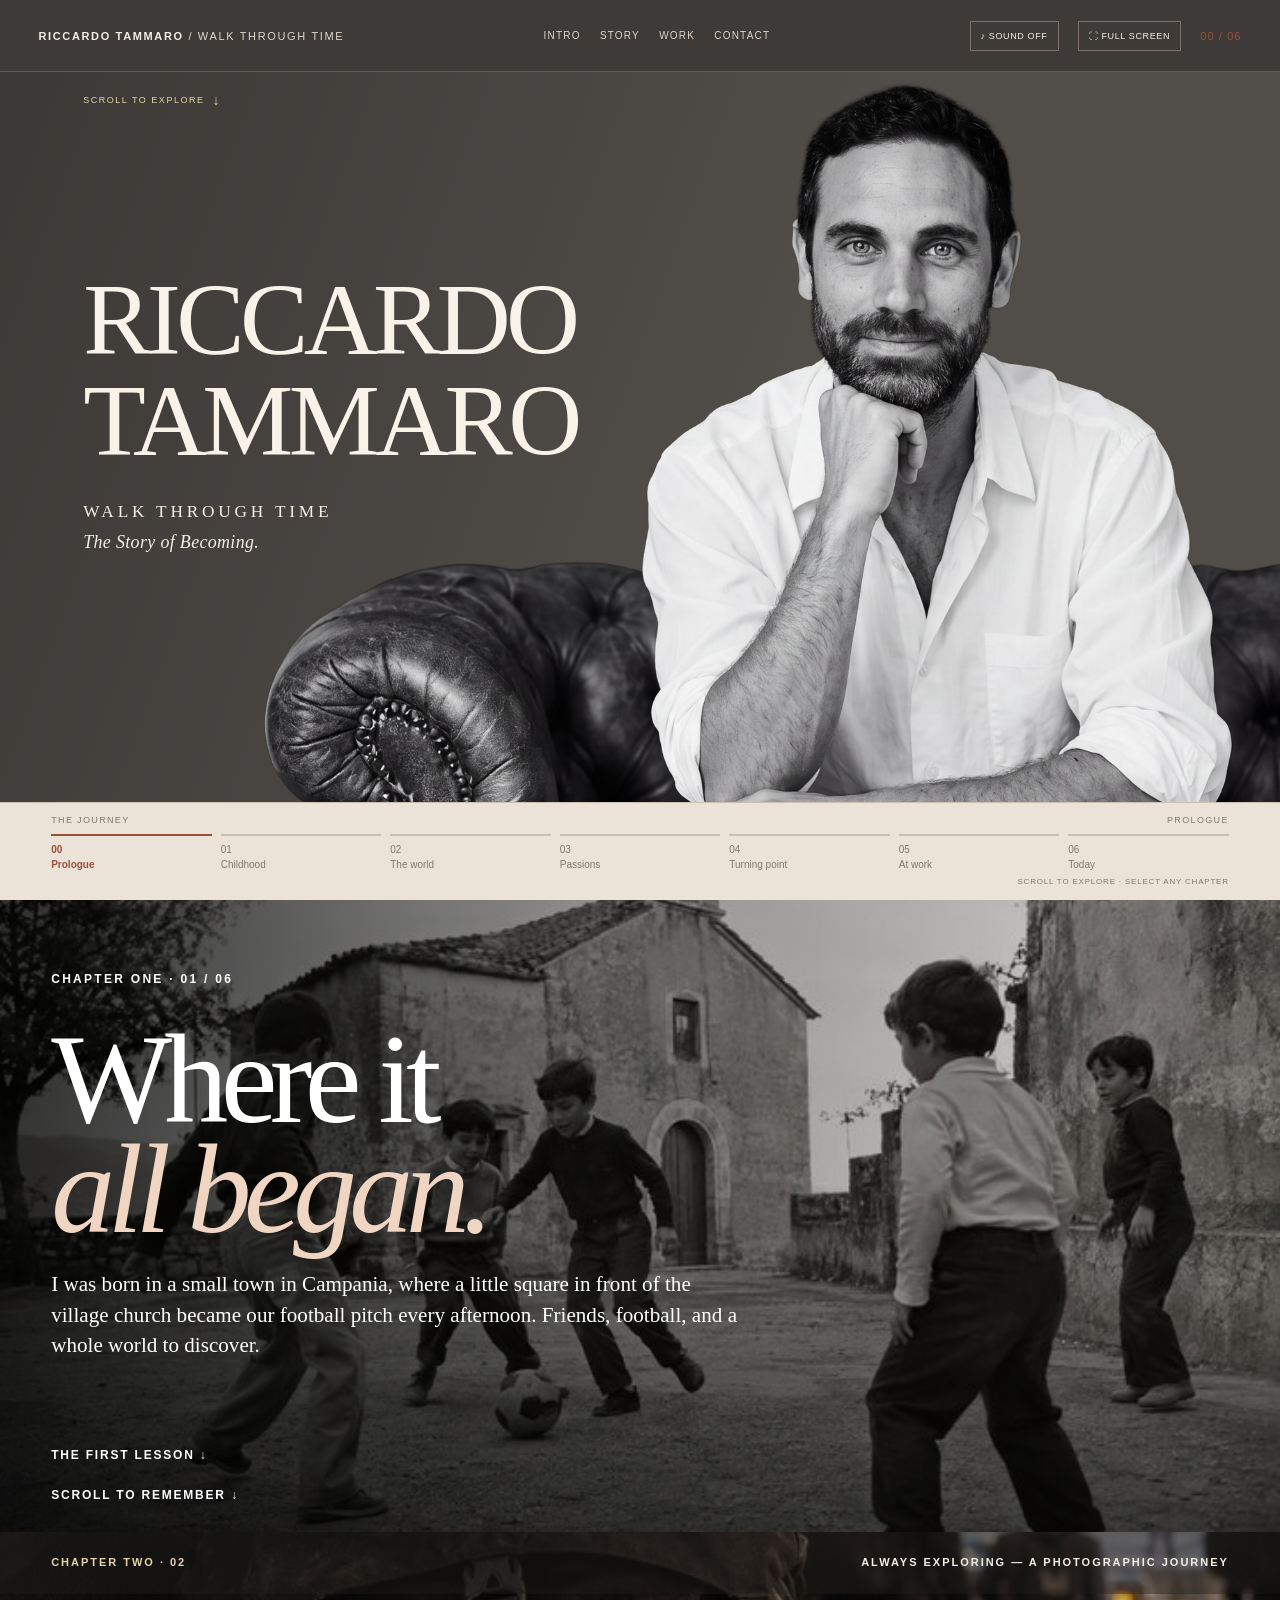
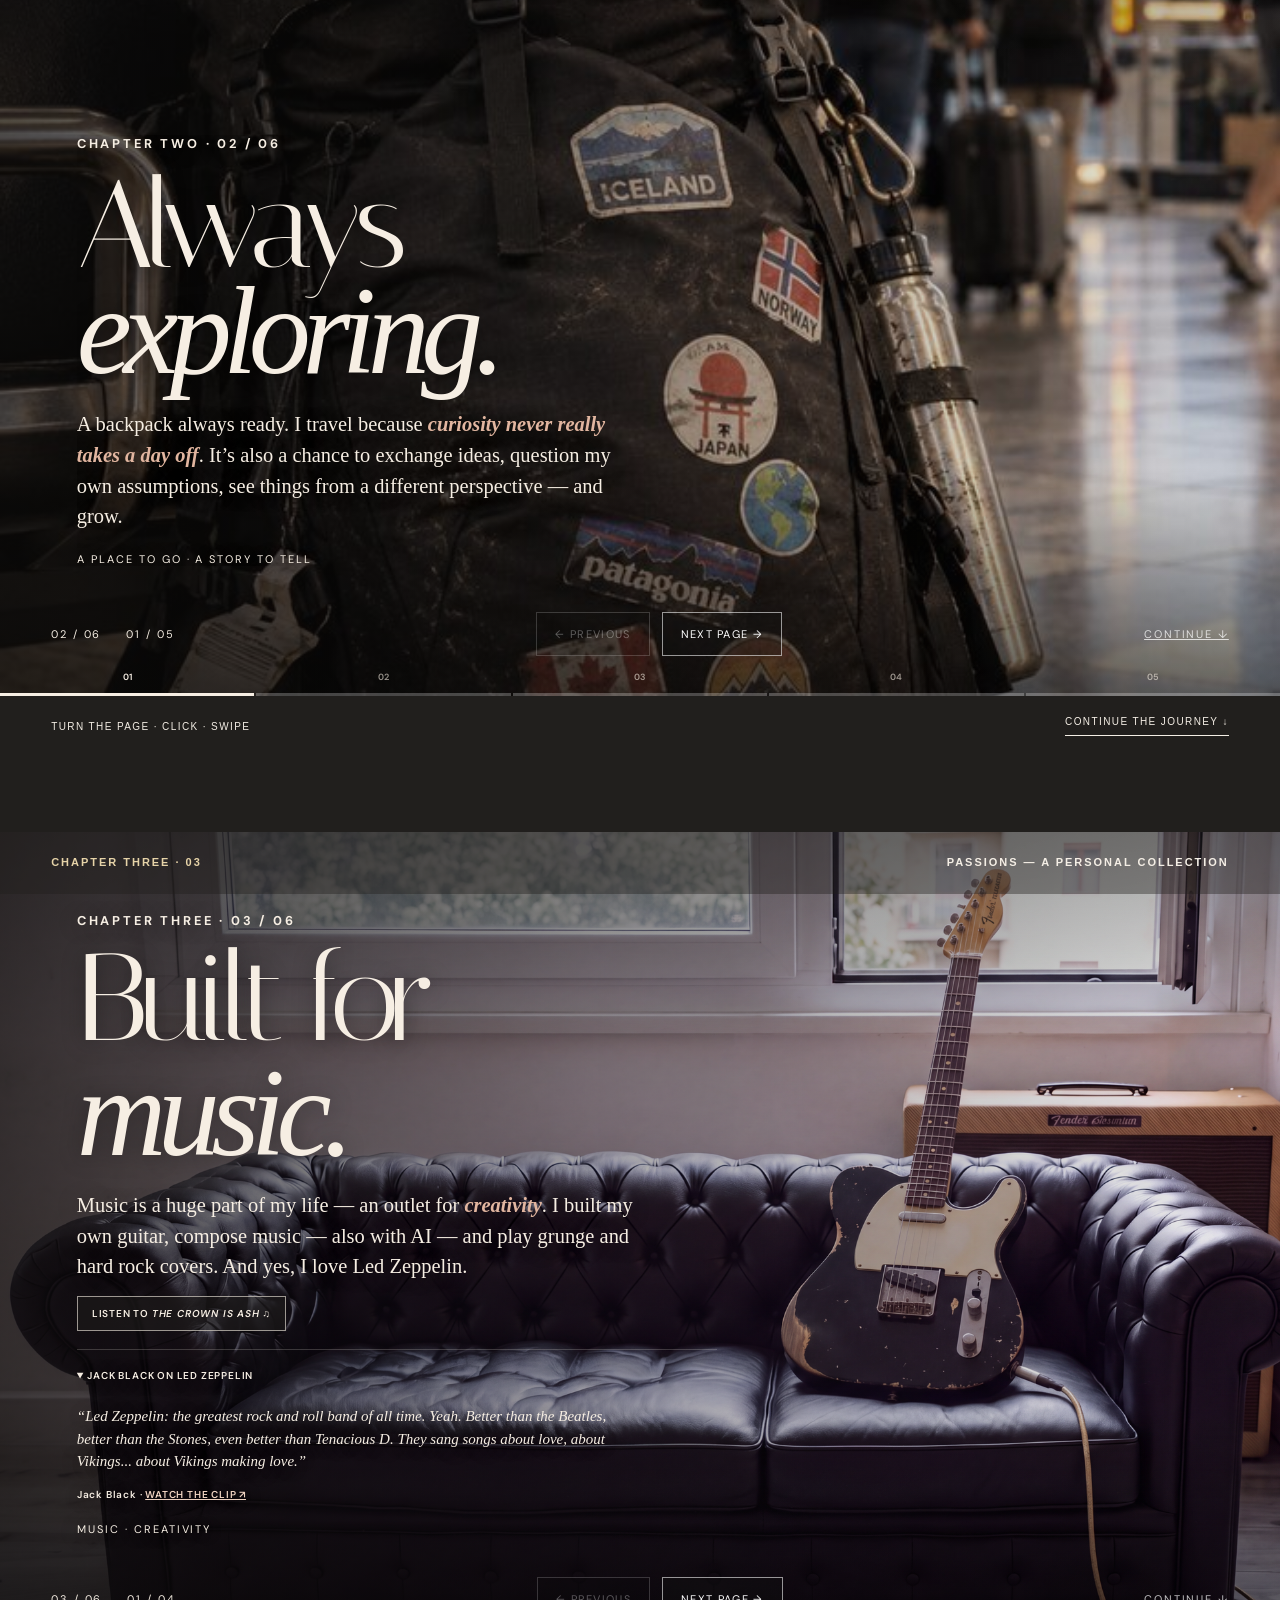
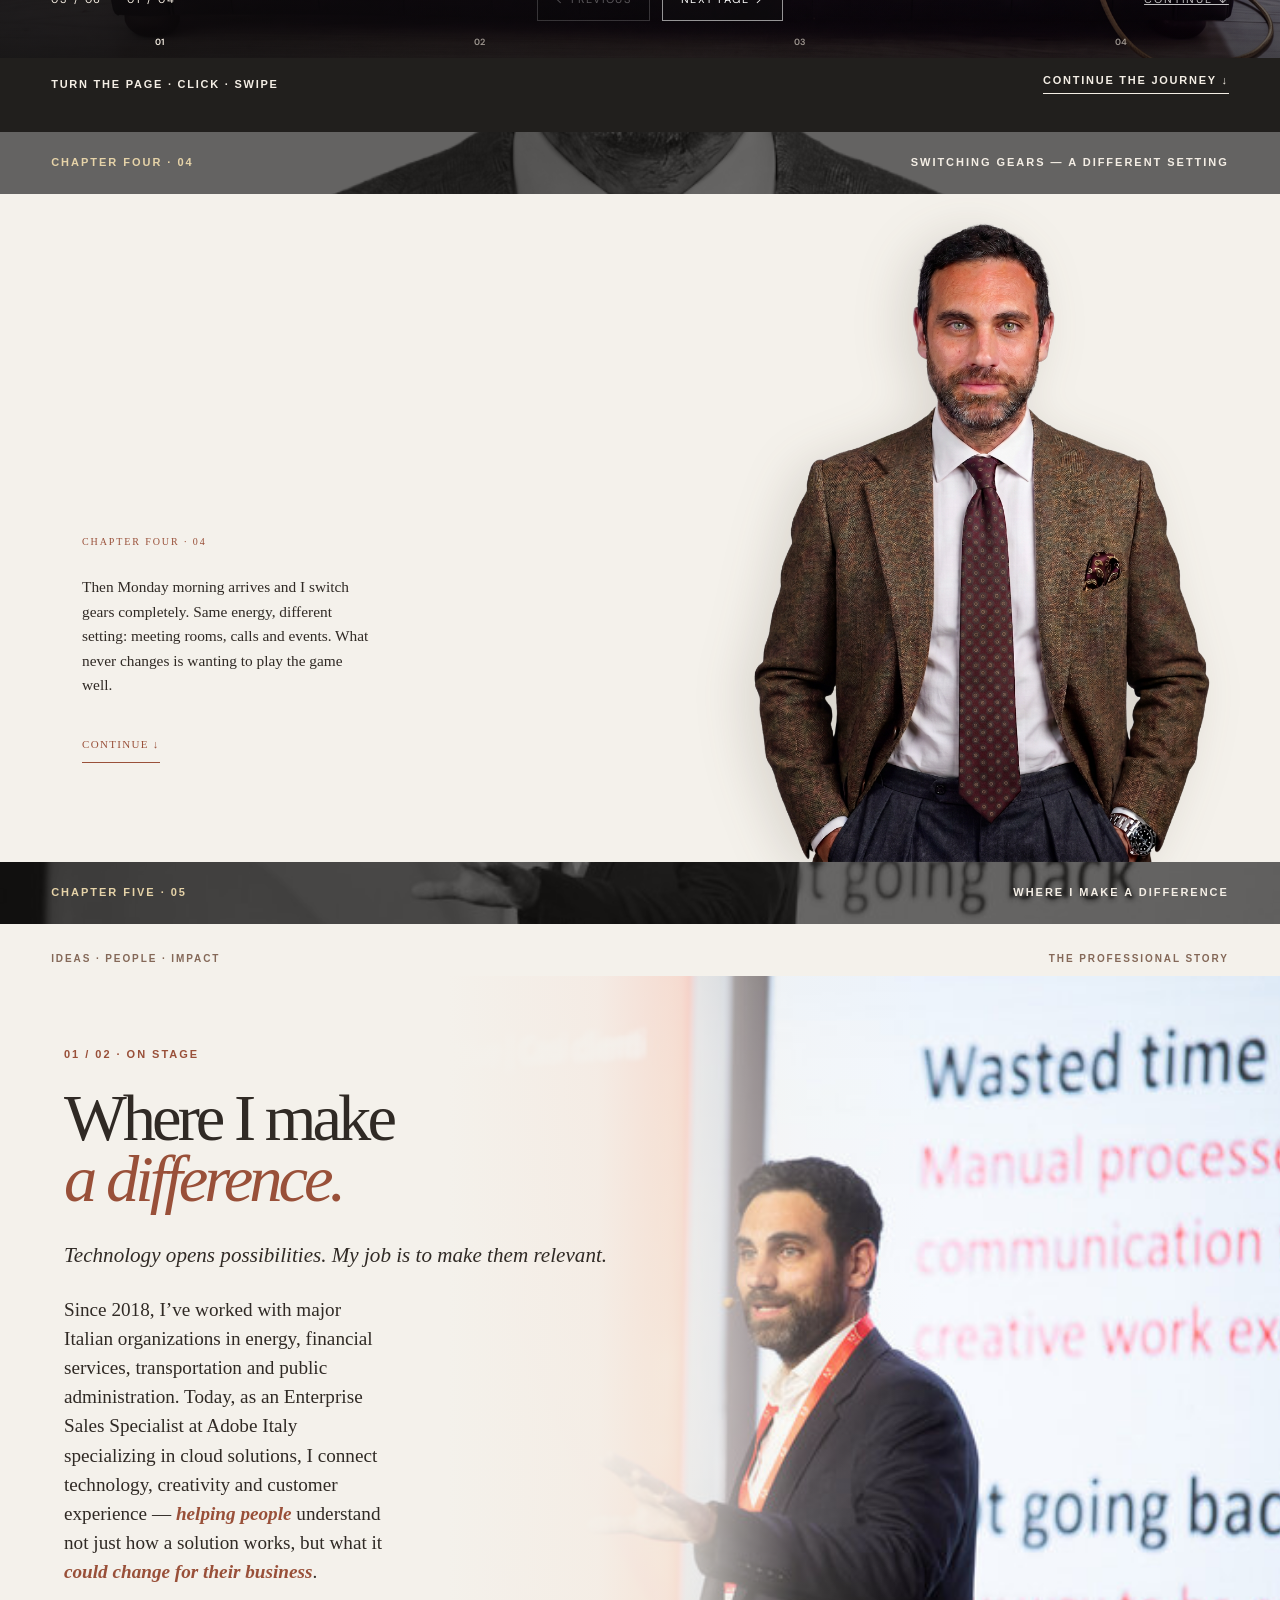
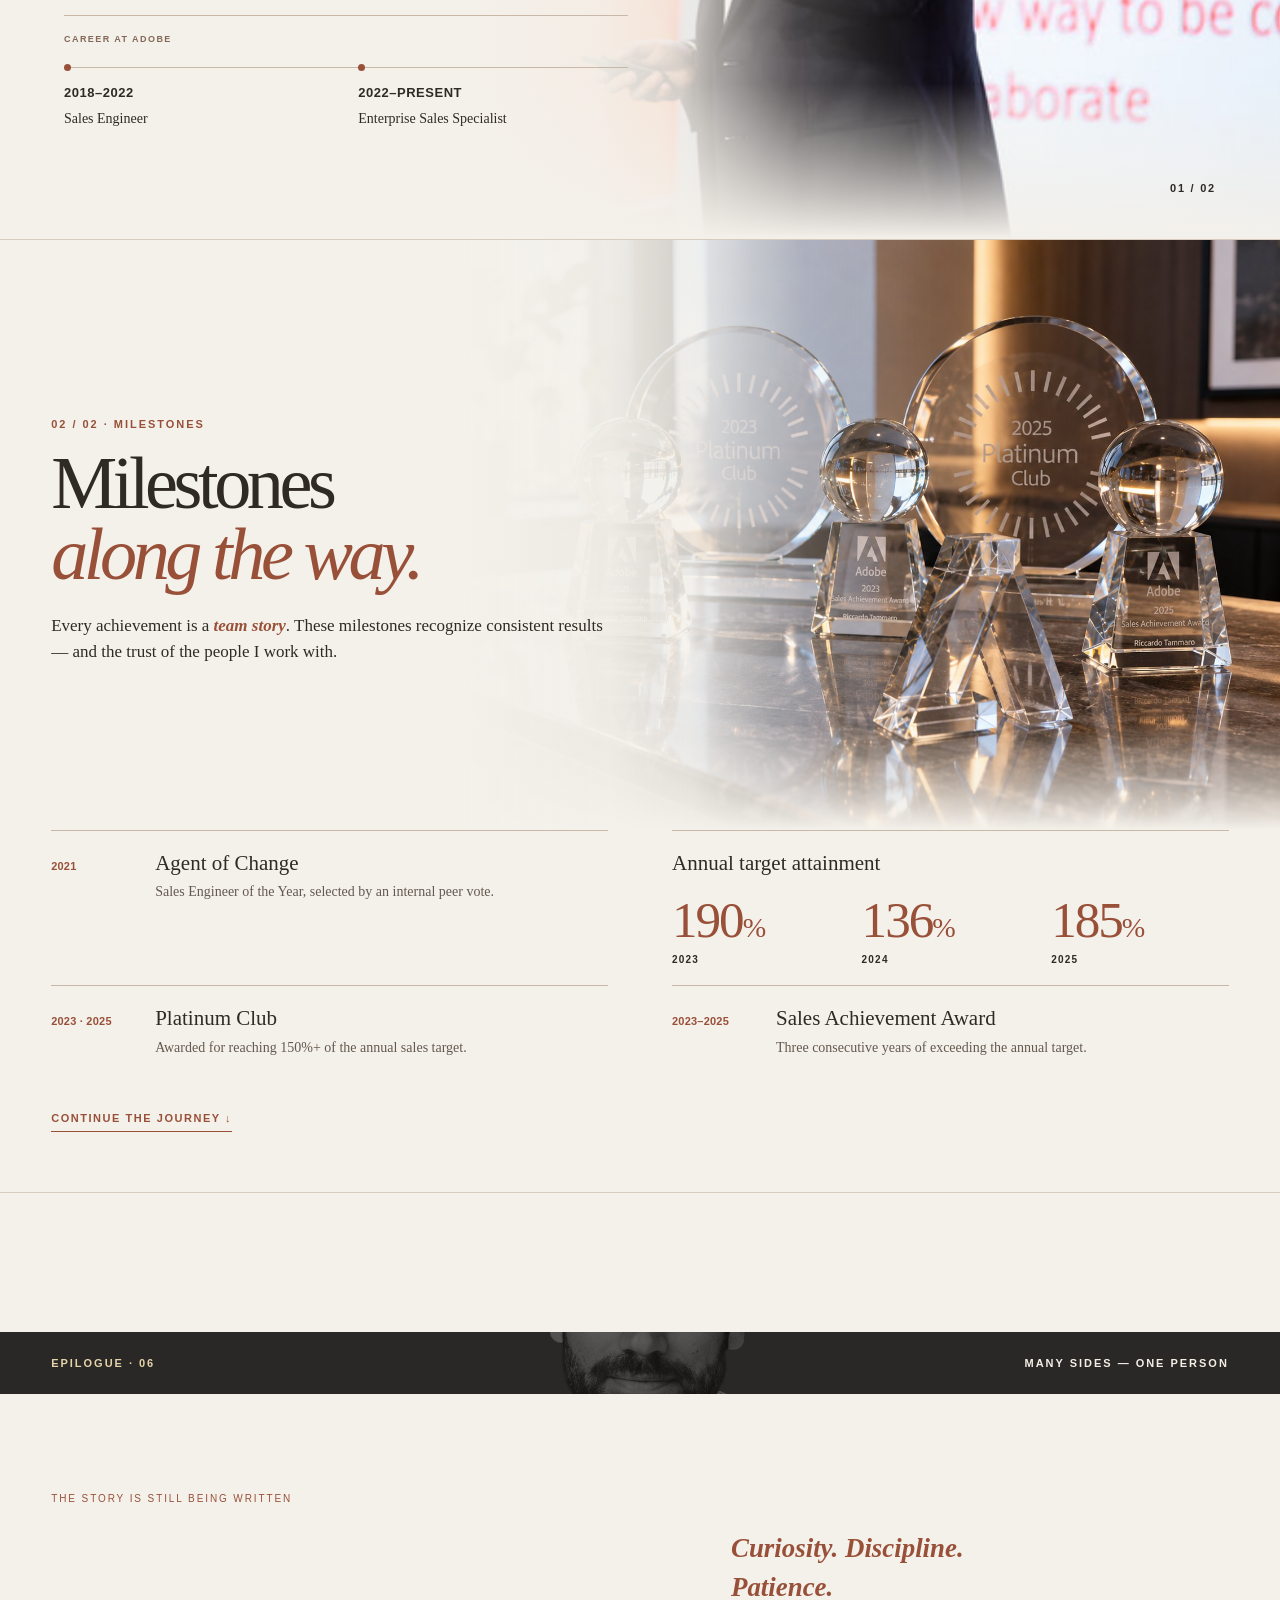
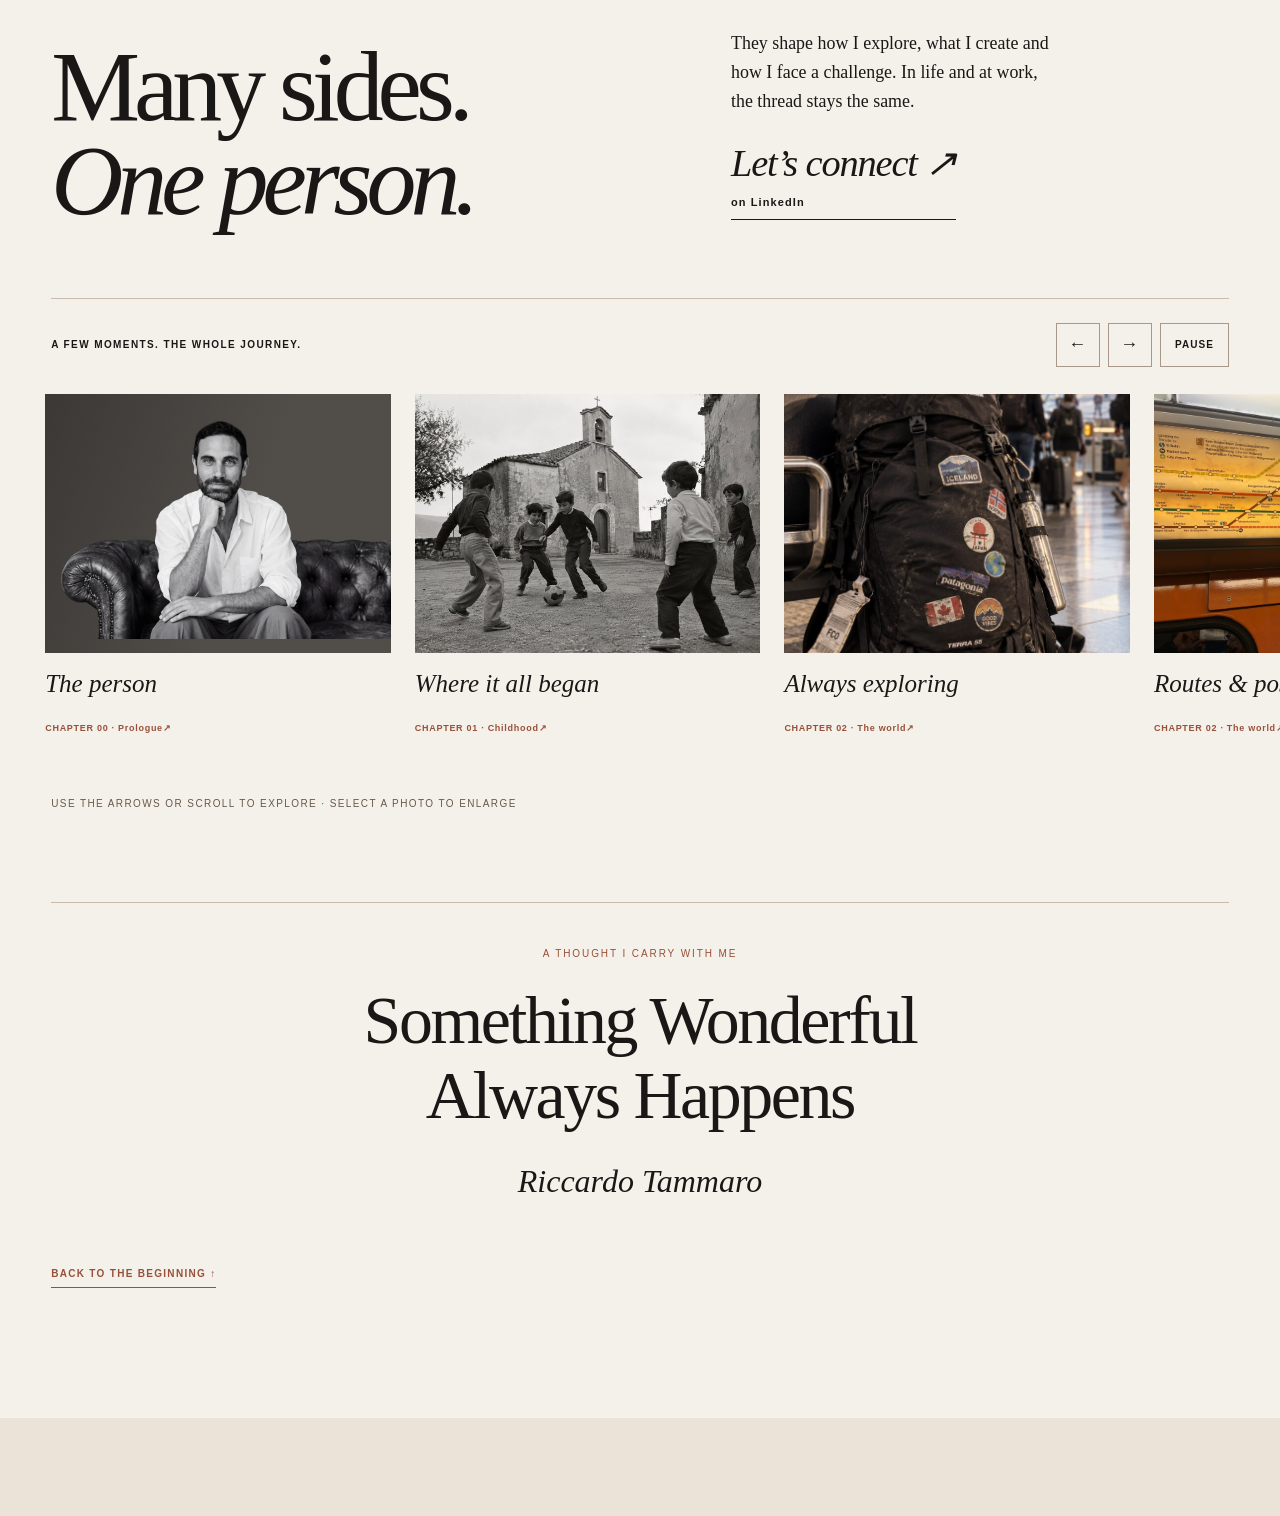
<file: index.html>
<!doctype html><html lang="en"><head><meta charset="utf-8"><meta name="viewport" content="width=device-width,initial-scale=1"><meta name="theme-color" content="#413b37"><meta name="description" content="Riccardo Tammaro — Walk Through Time, an immersive personal journey."><title>Riccardo Tammaro — Walk Through Time</title><link rel="stylesheet" href="style.css?v=cover8-editorial"></head><body><header class="masthead"><a class="brand" href="#chapter-0">RICCARDO TAMMARO <span>/ WALK THROUGH TIME</span></a><nav class="top-nav" aria-label="Main navigation"><a href="#chapter-0">INTRO</a><a href="#chapter-1">STORY</a><a href="#chapter-5">WORK</a><a href="#chapter-6">CONTACT</a></nav><div class="header-actions"><button id="sound" type="button" aria-label="Play ambient soundtrack" aria-pressed="false">♪ SOUND OFF</button><button id="fullscreen" type="button" aria-label="Enter full screen" aria-pressed="false">⛶ FULL SCREEN</button><span id="chapterCount" class="chapter-count">00 / 06</span></div></header><div class="scroll-progress" aria-hidden="true"><span id="scrollProgress"></span></div><main id="story" class="story" aria-label="Walk Through Time"></main><footer class="footer"><div class="timeline-label"><span>THE JOURNEY</span><span id="timelineCaption">PROLOGUE</span></div><nav class="timeline" id="timeline" aria-label="Journey chapters"></nav><div class="footer-hint">SCROLL TO EXPLORE · SELECT ANY CHAPTER</div></footer><dialog id="lightbox" class="lightbox" aria-label="Photo gallery"><div class="lightbox-toolbar"><span id="lightboxCounter"></span><button id="closeLightbox" type="button" aria-label="Close gallery">CLOSE ✕</button></div><img id="lightboxImage" alt=""><p id="lightboxCaption"></p><div class="lightbox-controls"><button id="prevPhoto" type="button" aria-label="Previous photograph">← PREVIOUS</button><button id="nextPhoto" type="button" aria-label="Next photograph">NEXT →</button></div></dialog><audio id="ambientAudio" src="media/the-great-gatsby.mp3" preload="none" loop></audio><script src="script.js?v=cover8-editorial" defer></script></body></html>
</file>
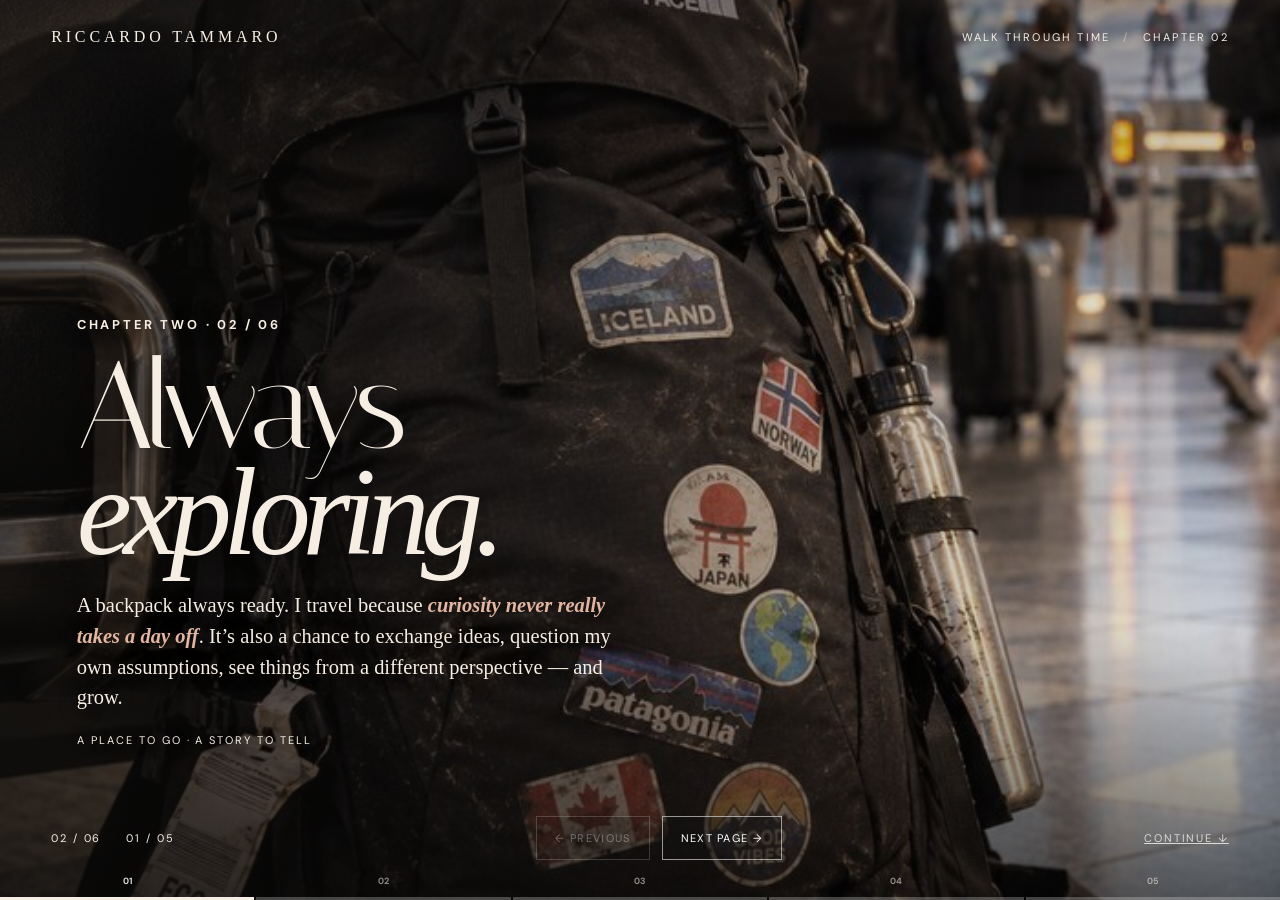
<file: chapter02/index.html>
<!doctype html>
<html lang="it"><head><meta charset="utf-8"><meta name="viewport" content="width=device-width, initial-scale=1"><meta name="theme-color" content="#211f1d"><title>Always Exploring — Page Turn Prototype</title><link rel="stylesheet" href="style.css"></head>
<body>
<main class="experience" aria-label="Chapter 02 Always Exploring">
  <div id="stage" class="stage" aria-live="polite"><div id="current" class="sheet current"></div><div id="incoming" class="sheet incoming" aria-hidden="true"></div></div>
  <header class="topbar"><span class="brand">RICCARDO TAMMARO</span><span class="chapter">WALK THROUGH TIME <span class="divider">/</span> CHAPTER 02</span></header>
  <footer class="toolbar"><div class="meta"><span>02 / 06</span><span id="pageNumber">01 / 05</span></div><div class="controls"><button id="prev" aria-label="Scena precedente">← <span>PREVIOUS</span></button><button id="next" aria-label="Scena successiva"><span>NEXT PAGE</span> →</button></div><a class="hint" href="../index.html#chapter-3" target="_top" style="color:#fff">CONTINUE ↓</a></footer>
  <nav class="progress" id="progress" aria-label="Choose a scene" lang="en"></nav>
</main>
<script src="script.js"></script>
</body></html>
</file>
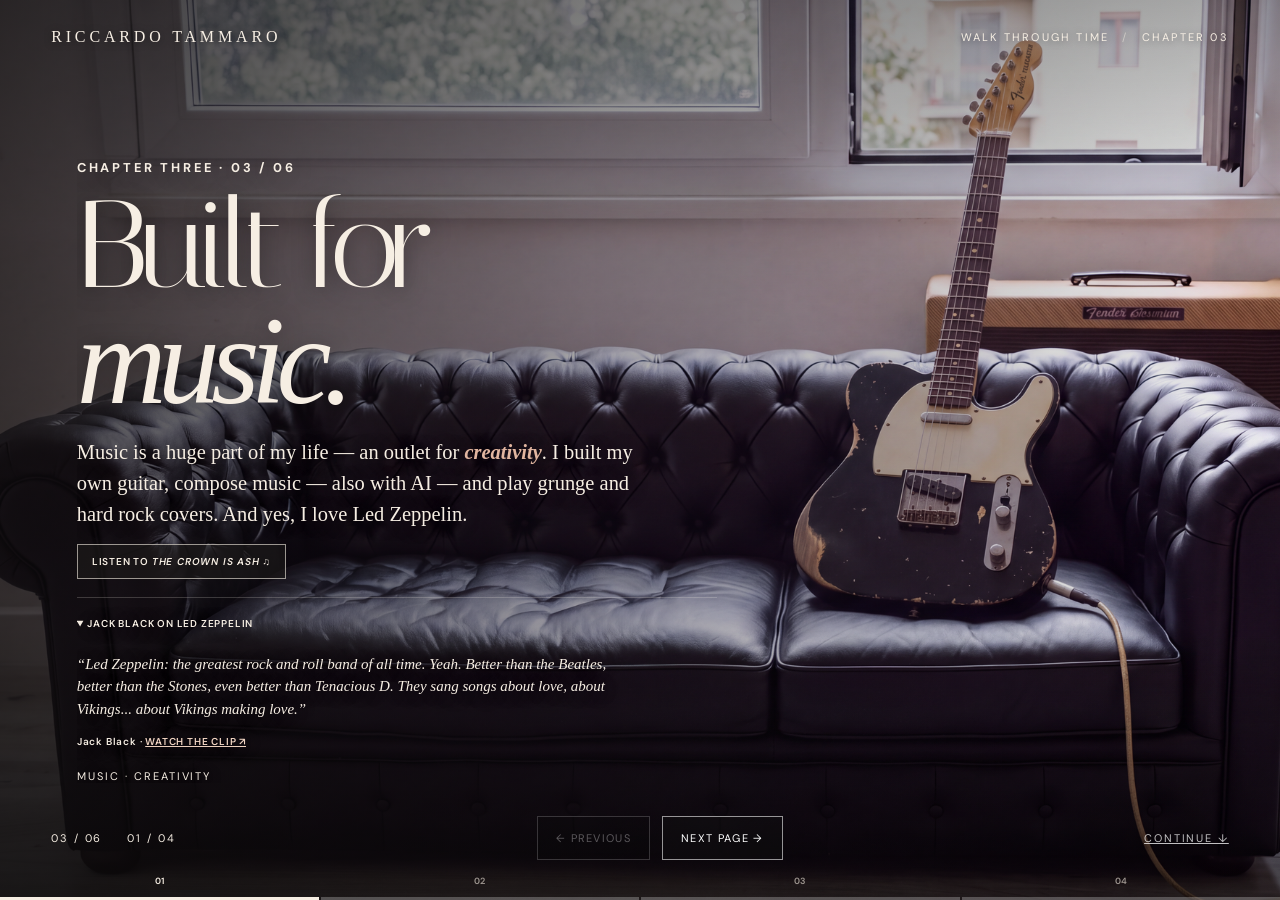
<file: chapter03/index.html>
<!doctype html>
<html lang="en"><head><meta charset="utf-8"><meta name="viewport" content="width=device-width, initial-scale=1"><meta name="theme-color" content="#211f1d"><title>Passions — Cinematic Page Turn</title><link rel="stylesheet" href="style.css"></head>
<body>
<main class="experience" aria-label="Chapter 03 Passions">
  <div id="stage" class="stage" aria-live="polite"><div id="current" class="sheet current"></div><div id="incoming" class="sheet incoming" aria-hidden="true" inert></div></div>
  <header class="topbar"><span class="brand">RICCARDO TAMMARO</span><span class="chapter">WALK THROUGH TIME <span class="divider">/</span> CHAPTER 03</span></header>
  <dialog id="songDialog" class="song-dialog" aria-labelledby="songTitle">
    <button id="closeSong" class="song-close" type="button" aria-label="Close song player">CLOSE ×</button>
    <p class="song-credit">MUSIC &amp; LYRICS BY RICCARDO TAMMARO · WITH AI SUPPORT</p>
    <h2 id="songTitle">The Crown is Ash</h2>
    <audio id="originalSong" src="../media/the-crown-is-ash.m4a" controls preload="none" aria-label="Listen to The Crown is Ash"></audio>
    <p id="songError" class="song-error" role="alert" hidden></p>
  </dialog>
  <footer class="toolbar"><div class="meta"><span>03 / 06</span><span id="pageNumber">01 / 04</span></div><div class="controls"><button id="prev" aria-label="Scena precedente">← <span>PREVIOUS</span></button><button id="next" aria-label="Scena successiva"><span>NEXT PAGE</span> →</button></div><a class="hint" href="../index.html#chapter-4" target="_top" style="color:#fff">CONTINUE ↓</a></footer>
  <nav class="progress" id="progress" aria-label="Choose a scene"></nav>
</main>
<script src="script.js?v=stable-scene-frame"></script>
</body></html>
</file>
<file: style.css>
:root{--paper:#ebe3d7;--ink:#302e2b;--muted:#82776d;--accent:#995039;--photo-accent:#e2b6a0;--separator-glass:#211f1d66;--separator-height:62px;--line:#cbbfb2;--serif:Georgia,'Times New Roman',serif}
*{box-sizing:border-box}html{scroll-behavior:smooth;scroll-padding-top:82px}body{margin:0;background:var(--paper);color:var(--ink);font-family:Arial,Helvetica,sans-serif;transition:background .7s,color .7s}button,a{font:inherit}button{cursor:pointer}a{color:inherit}button:focus-visible,a:focus-visible,[tabindex]:focus-visible{outline:2px solid var(--accent);outline-offset:3px}
.masthead{position:fixed;z-index:20;top:0;left:0;right:0;min-height:72px;background:var(--paper);display:flex;align-items:center;justify-content:space-between;padding:12px clamp(16px,3vw,55px);border-bottom:1px solid var(--line);gap:16px;transition:background .7s}.brand{font-size:11px;letter-spacing:.15em;font-weight:700;text-decoration:none;white-space:nowrap}.brand span{font-weight:400;color:var(--muted)}.top-nav,.header-actions{display:flex;align-items:center;gap:clamp(8px,1.5vw,24px)}.top-nav a{text-decoration:none;font-size:10px;letter-spacing:.12em;color:var(--muted)}.top-nav a:hover{color:var(--accent)}.header-actions button{border:1px solid var(--line);color:var(--ink);background:transparent;padding:9px 10px;font-size:9px;letter-spacing:.07em;white-space:nowrap}.header-actions button:hover{border-color:var(--accent);color:var(--accent)}.chapter-count{font-size:11px;letter-spacing:.1em;color:var(--accent);white-space:nowrap}
.story{max-width:1720px;margin:0 auto;padding:72px clamp(20px,4vw,70px) 95px}.chapter{min-height:100svh;display:grid;grid-template-columns:minmax(250px,.78fr) minmax(0,1.42fr);gap:clamp(26px,5vw,100px);align-items:center;padding:clamp(65px,10vh,130px) 0 135px;scroll-margin-top:72px;border-bottom:1px solid var(--line)}.chapter-copy{position:sticky;top:clamp(125px,23vh,240px);align-self:start;padding-top:clamp(40px,8vh,110px)}.eyebrow{font-size:10px;letter-spacing:.19em;color:var(--accent);margin:0 0 25px}.chapter h1{font:normal clamp(43px,5vw,88px)/1.05 var(--serif);letter-spacing:-.052em;margin:0 0 28px}.chapter h1 em{color:var(--accent);font-weight:normal}.chapter-description{font:clamp(16px,1.25vw,20px)/1.68 var(--serif);color:var(--muted);max-width:40ch}.continue,.connect{display:inline-block;margin-top:23px;color:var(--accent);font-size:11px;letter-spacing:.12em;text-decoration:none;border-bottom:1px solid currentColor;padding-bottom:8px}.connect{display:block;width:max-content}.photo-gallery{display:grid;grid-template-columns:repeat(2,minmax(0,1fr));gap:clamp(10px,1.5vw,22px);align-items:start}.photo-card{border:0;padding:0;background:#b8aa99;position:relative;display:block;min-width:0;overflow:hidden;aspect-ratio:4/5}.photo-card:first-child{grid-column:1/-1;aspect-ratio:1.45}.photo-card:only-child{aspect-ratio:1.25}.photo-card:nth-child(4n+3){aspect-ratio:3/4}.photo-card img{width:100%;height:100%;object-fit:cover;display:block;transition:transform 1.3s cubic-bezier(.2,.65,.2,1),filter .6s}.photo-card:hover img{transform:scale(1.055)}.photo-label{position:absolute;bottom:0;left:0;right:0;background:linear-gradient(transparent,rgba(0,0,0,.65));color:white;text-align:left;padding:42px 16px 15px;font-size:10px;letter-spacing:.13em;display:flex;justify-content:space-between;gap:8px}.chapter:not(.visible) .photo-card img{transform:scale(1.025)}
.footer{position:fixed;z-index:19;bottom:0;left:0;right:0;padding:12px clamp(20px,4vw,70px) 14px;border-top:1px solid var(--line);background:var(--paper);transition:background .7s}.timeline-label{display:flex;justify-content:space-between;letter-spacing:.15em;font-size:9px;color:var(--muted);margin-bottom:9px}.timeline{display:grid;grid-template-columns:repeat(7,minmax(0,1fr));gap:9px}.milestone{padding:8px 0 0;text-align:left;border-top:2px solid var(--line);color:var(--muted);text-decoration:none;font-size:10px;transition:border-color .25s,color .25s}.milestone span{display:block;margin-bottom:4px}.milestone small{font-size:10px}.milestone.active{border-color:var(--accent);color:var(--accent);font-weight:bold}.milestone.visited:not(.active){border-color:var(--ink)}.footer-hint{text-align:right;color:var(--muted);font-size:8px;letter-spacing:.1em;margin-top:7px}
.lightbox{border:0;padding:18px;background:#201e1c;color:#fff;width:min(95vw,1150px);max-height:94vh}.lightbox::backdrop{background:rgba(0,0,0,.86)}.lightbox-toolbar,.lightbox-controls{display:flex;justify-content:space-between;align-items:center;gap:16px}.lightbox button{border:1px solid #777;color:white;background:transparent;padding:10px 14px;letter-spacing:.08em;font-size:10px}.lightbox img{max-width:100%;max-height:69vh;object-fit:contain;display:block;margin:12px auto}.lightbox p{font:15px/1.5 var(--serif);text-align:center}
@media(max-width:1050px){.brand span{display:none}.top-nav{gap:10px}.chapter{grid-template-columns:minmax(200px,.8fr) minmax(0,1.2fr);gap:25px}.chapter h1{font-size:clamp(39px,5vw,65px)}}
@media(max-width:700px){html{scroll-padding-top:65px}.masthead{min-height:65px;flex-wrap:wrap;padding:9px 14px;gap:8px}.brand{font-size:10px}.top-nav{order:3;width:100%;justify-content:space-between}.header-actions{margin-left:auto;gap:5px}.header-actions button{font-size:9px;padding:7px}.chapter-count{display:none}.story{padding:90px 16px 80px}.chapter{display:flex;flex-direction:column;align-items:stretch;min-height:0;gap:20px;padding:65px 0 110px}.chapter-copy{position:static;padding:0}.chapter h1{font-size:clamp(43px,11vw,65px);margin-bottom:12px}.chapter-description{font-size:16px;line-height:1.55}.photo-gallery{gap:10px}.photo-card:first-child{aspect-ratio:4/5}.photo-card:only-child{aspect-ratio:1.1}.footer{padding:9px 14px}.timeline{gap:5px}.milestone small,.footer-hint{display:none}.timeline-label{margin-bottom:6px}}
@media(prefers-reduced-motion:reduce){html{scroll-behavior:auto}*,*:before,*:after{transition:none!important;animation:none!important}.chapter:not(.visible) .photo-card img{transform:none}}

/* v16_v7: cinematic editorial polish */
.scroll-progress{position:fixed;top:0;left:0;right:0;height:3px;z-index:35;pointer-events:none;background:transparent}.scroll-progress span{display:block;width:100%;height:100%;background:var(--accent);transform:scaleX(0);transform-origin:left;will-change:transform}
.chapter{transition:background-color .8s ease}.chapter:nth-child(2),.chapter:nth-child(4){position:relative}.chapter:nth-child(2):before,.chapter:nth-child(4):before{content:'';position:absolute;inset:10% -3vw;z-index:-1;background:rgba(153,115,81,.045);pointer-events:none}
.chapter:first-child{min-height:calc(100svh - 72px);position:relative}.chapter:first-child .chapter-copy{padding-top:clamp(60px,13vh,175px)}.chapter:first-child h1{font-size:clamp(64px,7vw,130px);line-height:.97}.chapter:first-child .photo-gallery{align-self:center}.chapter:first-child .photo-card:first-child{aspect-ratio:1.12}
.begin-journey{display:inline-flex;align-items:center;gap:22px;margin-top:28px;padding:16px 22px;border:1px solid var(--accent);color:var(--ink);text-decoration:none;letter-spacing:.15em;font-size:10px;transition:background .25s,color .25s}.begin-journey:hover{background:var(--accent);color:var(--paper)}.begin-journey span{font-size:17px}.closing-line{font:italic clamp(20px,2vw,32px)/1.4 var(--serif);color:var(--accent);margin:30px 0 6px}.chapter:last-child h1{font-size:clamp(57px,6vw,105px)}
.photo-card{border-radius:2px;transition:box-shadow .4s}.photo-card:hover{box-shadow:0 18px 45px rgba(0,0,0,.17)}.photo-card img{will-change:transform}.photo-card:focus-visible img{transform:scale(1.035)}
.chapter:nth-child(3) .photo-card:first-child{aspect-ratio:1.65}.chapter:nth-child(4) .photo-card:first-child{aspect-ratio:1.1}.chapter:nth-child(6) .photo-card:first-child{aspect-ratio:1.35}
.chapter-copy,.photo-gallery{opacity:1;transform:none}.chapter.visible .eyebrow{animation:revealText .7s both}.chapter.visible h1{animation:revealText .85s .08s both}.chapter.visible .chapter-description{animation:revealText .85s .15s both}@keyframes revealText{from{opacity:.65;transform:translateY(13px)}to{opacity:1;transform:translateY(0)}}
.milestone{position:relative}.milestone:before{content:'';position:absolute;top:-2px;left:0;width:0;height:2px;background:var(--accent);transition:width .35s}.milestone.active:before{width:100%}.milestone:hover{color:var(--accent)}
@media(max-width:700px){.chapter:first-child{min-height:0}.chapter:first-child h1{font-size:clamp(55px,13vw,85px)}.chapter:first-child .chapter-copy{padding-top:0}.begin-journey{margin-top:20px}.chapter:nth-child(2):before,.chapter:nth-child(4):before{inset:0 -16px}}
@media(prefers-reduced-motion:reduce){.chapter.visible .eyebrow,.chapter.visible h1,.chapter.visible .chapter-description{animation:none!important}.scroll-progress span{will-change:auto}}

/* Approved editorial cover. */
:root{--serif:'Bodoni MT','Didot','Times New Roman',Georgia,serif}
body{background:#ebe3d7}
.lumiere-hero{isolation:isolate;position:relative;display:block!important;height:calc(100svh - var(--header-height) - var(--footer-height));min-height:460px!important;margin:0 calc(-1 * clamp(20px,4vw,70px));padding:0!important;overflow:hidden;border:0!important;background:linear-gradient(110deg,#3b3835,#514d49 58%,#514e4a);color:#f7f0e7}
.lumiere-portrait{position:absolute;z-index:2;bottom:-22%;left:70%;transform:translateX(-50%);width:auto;height:128%;max-width:none;object-fit:contain;object-position:center bottom;pointer-events:none}
.lumiere-copy{position:absolute;z-index:3;top:28%;left:6.5%;width:43%;max-width:720px}
.chapter.lumiere-hero .lumiere-name{margin:0;display:flex;flex-direction:column;align-items:flex-start;color:#f9f2e8;font:normal clamp(64px,min(8vw,calc((100svh - var(--header-height) - var(--footer-height)) * .16)),155px)/.86 var(--serif);letter-spacing:-.045em;text-align:left;white-space:nowrap;animation:none}
.lumiere-name span{display:block}
.lumiere-name span+span{margin-top:.12em}
.lumiere-subtitle{margin-top:clamp(24px,4svh,40px);display:flex;flex-direction:column;align-items:flex-start;color:#f7eee4}
.lumiere-subtitle>span{font:normal clamp(12px,1.35vw,20px)/1.25 var(--serif);letter-spacing:.22em;white-space:nowrap}
.lumiere-subtitle em{margin-top:9px;font:italic clamp(16px,1.4vw,23px)/1.3 var(--serif);letter-spacing:.02em}
.lumiere-scroll{position:absolute;z-index:5;top:16px;left:6.5%;min-height:24px;display:inline-flex;align-items:center;gap:8px;font-size:9px;letter-spacing:.17em;text-decoration:none;color:#e6d3a8}
.lumiere-scroll span{font-size:14px}
.masthead:has(~ .story .lumiere-hero) {z-index:30}
body:has(.lumiere-hero) .masthead{background:rgba(38,35,33,.88);color:#f5ede3;border-color:rgba(255,255,255,.17);backdrop-filter:blur(12px)}
body:has(.lumiere-hero) .masthead .top-nav a,body:has(.lumiere-hero) .masthead .brand span{color:#e1d5c9}
body:has(.lumiere-hero) .masthead button{color:#f5ede3;border-color:#7b716a}
body:has(.lumiere-hero) .footer{backdrop-filter:blur(12px)}
@media(min-aspect-ratio:2/1) and (min-width:1001px){.lumiere-portrait{left:auto;right:-4%;transform:none}}
@media(max-width:1000px){.lumiere-copy{top:8%;width:47%}.chapter.lumiere-hero .lumiere-name{font-size:clamp(54px,8.4vw,86px)}.lumiere-portrait{height:95%;bottom:-18%;left:68%}}
@media(max-width:600px){.lumiere-copy{top:6%;left:7%;width:86%}.chapter.lumiere-hero .lumiere-name{font-size:clamp(40px,min(13vw,calc((100svh - var(--header-height) - var(--footer-height)) * .1)),68px)}.lumiere-subtitle{margin-top:20px}.lumiere-subtitle>span{font-size:12px;letter-spacing:.18em}.lumiere-subtitle em{font-size:16px}.lumiere-portrait{height:90%;bottom:-18%;left:55%}.lumiere-scroll{left:7%;top:6px;font-size:8px}}

/* Consolidated Chapter 02: editorial page turn */
.page-turn-chapter{display:flex!important;flex-direction:column;align-items:stretch;gap:0;min-height:100svh;padding:0!important;margin:0 calc(-1 * clamp(20px,4vw,70px));border:0;position:relative;scroll-margin-top:72px;background:#211f1d;color:#f4eee5}
.page-turn-frame{display:block;width:100%;height:calc(min(78svh,850px) + var(--separator-height));min-height:calc(480px + var(--separator-height));border:0;background:#211f1d}
.page-turn-exit{display:flex;justify-content:space-between;align-items:center;gap:16px;padding:20px clamp(20px,4vw,70px) 28px;font-size:10px;letter-spacing:.14em;background:#211f1d}
.page-turn-exit a{color:#f4eee5;text-decoration:none;border-bottom:1px solid #f4eee5;padding-bottom:8px}
/* Consolidated Chapter 04: transparent cutout over editorial type */
.cutout-chapter{position:relative;display:block;isolation:isolate;overflow:hidden;min-height:clamp(680px,100svh,1100px);background:var(--professional-ivory);margin:0 calc(-1 * clamp(20px,4vw,70px));padding:90px clamp(20px,4vw,70px) 90px!important;border:0;color:#302a25}
.cutout-heading{position:absolute;inset:15% 3% auto;z-index:0;text-align:center;display:flex;flex-direction:column;line-height:.83;font-family:Didot,'Bodoni MT','Times New Roman',serif;font-size:clamp(75px,13vw,245px);font-weight:400;letter-spacing:-.065em;white-space:nowrap;color:#27221d;pointer-events:none}
.cutout-title-pending .cutout-heading{opacity:0}
.cutout-title-pending.cutout-title-ready .cutout-heading{opacity:1;transition:opacity .6s ease .18s}
@media(prefers-reduced-motion:reduce){.cutout-title-pending .cutout-heading{opacity:1}}
.cutout-portrait{position:absolute;z-index:1;height:91%;width:auto;max-width:95%;object-fit:contain;object-position:bottom center;bottom:0;right:4%;filter:drop-shadow(-14px 8px 24px #4a3c3026)}
.cutout-content{position:absolute;z-index:2;left:clamp(22px,5vw,85px);bottom:clamp(45px,9vh,110px);width:min(330px,36%);padding:18px;background:linear-gradient(90deg,rgba(var(--professional-ivory-rgb),.93),rgba(var(--professional-ivory-rgb),.63));font-family:Georgia,serif;line-height:1.6}
.cutout-content p:not(.eyebrow){font-size:clamp(14px,1.2vw,18px)}
@media(max-width:800px){.page-turn-frame{height:calc(72svh + var(--separator-height));min-height:calc(480px + var(--separator-height))}.cutout-chapter{min-height:770px}.cutout-heading{top:19%;font-size:clamp(49px,13vw,110px)}.cutout-portrait{height:75%;right:-12%;max-width:110%;}.cutout-content{width:min(310px,65%);bottom:30px}}
@media(max-width:520px){.page-turn-frame{height:calc(75svh + var(--separator-height));min-height:calc(520px + var(--separator-height))}.page-turn-exit{flex-direction:column;align-items:flex-start}.cutout-chapter{min-height:730px}.cutout-heading{top:19%;font-size:clamp(43px,13vw,72px)}.cutout-portrait{height:70%;right:-23%;max-width:none}.cutout-content{width:78%;bottom:20px;padding:12px}.cutout-content p:not(.eyebrow){font-size:14px}}
.cutout-chapter{padding-top:0!important}
.cutout-chapter>.journey-chapter-bar{margin:0 calc(-1 * clamp(20px,4vw,70px));width:calc(100% + 2 * clamp(20px,4vw,70px))}
.cutout-heading{top:18%}

/* Chapter 01: single approved full-screen autobiographical scene */
.memory-hero{display:block!important;position:relative;isolation:isolate;min-height:100svh;overflow:hidden;margin:0 calc(-1 * clamp(20px,4vw,70px));padding:0!important;color:#fff;background:#242321;border:0;scroll-margin-top:70px}
.memory-photo{position:absolute;inset:0;width:100%;height:100%;object-fit:cover;object-position:center center;z-index:-2}
.memory-shade{position:absolute;inset:0;background:linear-gradient(90deg,rgba(0,0,0,.78) 0%,rgba(0,0,0,.38) 48%,rgba(0,0,0,.12) 100%),linear-gradient(0deg,rgba(0,0,0,.48),transparent 32%);z-index:-1}
.memory-bar{background:var(--separator-glass)}
.memory-content{position:relative;margin:clamp(110px,20vh,230px) 0 110px clamp(22px,4vw,70px);width:min(800px,83%)}
.memory-kicker{font:600 12px Arial,sans-serif;letter-spacing:.19em}.memory-hero .memory-content h1{font:normal clamp(65px,10vw,172px)/.86 Didot,'Bodoni MT','Times New Roman',serif;letter-spacing:-.06em;margin:38px 0 25px;color:#fff}.memory-hero .memory-content h1 em{color:#f1d5c3;font-weight:400}.memory-story{display:grid;overflow:hidden;margin:1em 0;font:clamp(18px,1.65vw,27px)/1.45 Georgia,serif;max-width:690px;color:#fff}
.memory-story-panel{grid-area:1/1;margin:0;opacity:0;visibility:hidden;transform:translateY(100%);transition:transform .55s ease,opacity .4s ease,visibility .55s}
.memory-story-panel.is-current{opacity:1;visibility:visible;transform:none}
.memory-story-panel.is-past{transform:translateY(-100%)}
.memory-story strong{color:var(--photo-accent);font-weight:700;font-style:italic}
.memory-lesson-toggle{position:absolute;bottom:60px;left:clamp(22px,4vw,70px);border:0;padding:10px 0;background:transparent;color:#fff;font:600 12px Arial,sans-serif;letter-spacing:.15em}
.memory-continue{position:absolute;bottom:30px;left:clamp(22px,4vw,70px);color:#fff;text-decoration:none;letter-spacing:.15em;font:600 12px Arial,sans-serif}
/* Chapter 03: embedded interactive editorial collection, no duplicate header */
.collection-chapter{position:relative;display:flex!important;flex-direction:column;gap:0;align-items:stretch;margin:0 calc(-1 * clamp(20px,4vw,70px));padding:0!important;min-height:600px;background:#f0e9df;border:0;scroll-margin-top:70px}
.collection-frame{width:100%;height:900px;display:block;border:0;background:#f0e9df}
.collection-exit{display:flex;justify-content:space-between;align-items:center;gap:20px;padding:16px clamp(20px,4vw,70px) 35px;font:600 11px Arial,sans-serif;letter-spacing:.16em;color:#5c544c}.collection-exit a{color:#8e503b;text-decoration:none;border-bottom:1px solid;padding-bottom:7px}
@media(max-width:700px){.memory-content{margin-top:23vh;width:88%}.memory-hero .memory-content h1{font-size:clamp(58px,12vw,95px)}.memory-story{font-size:17px}.collection-exit{font-size:9px}}

/* Unified editorial chapter headers, matching Chapter 02 */
.memory-bar,.page-turn-heading,.journey-chapter-bar{position:relative;z-index:8;grid-column:1/-1;width:100%;display:flex;justify-content:space-between;align-items:center;gap:20px;padding:20px clamp(20px,4vw,70px);min-height:var(--separator-height);color:#f4eee5;font:600 11px/1.4 Arial,Helvetica,sans-serif;letter-spacing:.18em;text-transform:uppercase}
.page-turn-heading,.journey-chapter-bar{isolation:isolate;background:var(--separator-glass)}
.page-turn-heading,.collection-chapter>.journey-chapter-bar{position:absolute;top:0;left:0}
:is(.cutout-chapter,.professional-chapter,.epilogue-chapter)>.journey-chapter-bar:before{content:'';position:absolute;inset:0;z-index:-2;pointer-events:none;background-color:var(--separator-base,#f4f1eb);background-image:var(--separator-image);background-size:cover;background-position:var(--separator-focus,center);filter:grayscale(1) brightness(.6)}
:is(.cutout-chapter,.professional-chapter,.epilogue-chapter)>.journey-chapter-bar:after{content:'';position:absolute;inset:0;z-index:-1;pointer-events:none;background:var(--separator-glass)}
.memory-bar>span:first-child,.page-turn-heading>span:first-child,.journey-chapter-bar>span:first-child{color:#e6d3a8}
.memory-bar span:last-child,.page-turn-heading span:last-child,.journey-chapter-bar span:last-child{text-align:right}
.collection-chapter{background:#242220}.collection-frame{background:#242220}.collection-exit{background:#242220;color:#f4eee5}.collection-exit a{color:#e2b6a0}
@media(max-width:620px){.memory-bar,.page-turn-heading,.journey-chapter-bar{font-size:9px;letter-spacing:.1em;padding:15px 18px}.memory-bar span:last-child,.page-turn-heading span:last-child,.journey-chapter-bar span:last-child{max-width:58%}}

/* v16_v14: Chapter 03 adopts the cinematic chapter 02 structure and image-safe frame. */
.collection-chapter{background:#211f1d;min-height:100svh}
.collection-chapter .page-turn-frame{min-height:max(calc(480px + var(--separator-height)),var(--chapter-content-height,0px))}
@media(max-width:520px){.collection-chapter .page-turn-frame{min-height:max(calc(520px + var(--separator-height)),var(--chapter-content-height,0px))}}
.cutout-chapter>.journey-chapter-bar{--separator-image:url('assets/switching-gears-cutout.png');--separator-focus:center 35%}
.collection-exit{background:#211f1d;color:#f4eee5}
.collection-exit a{color:#f4eee5}

/* v16_v15: one editorial act, from the turning point to the epilogue. */
:root{--professional-ivory:#f4f1eb;--professional-ivory-rgb:244,241,235;--professional-ink:#191816;--professional-accent:var(--accent);--professional-photo-blend:linear-gradient(90deg,var(--professional-ivory) 0%,rgba(var(--professional-ivory-rgb),.96) 18%,rgba(var(--professional-ivory-rgb),.84) 28%,rgba(var(--professional-ivory-rgb),.24) 42%,transparent 58%),linear-gradient(0deg,var(--professional-ivory) 0%,transparent 18%)}
.epilogue-chapter{scroll-margin-top:0}
body.editorial-active .masthead{background:rgba(var(--professional-ivory-rgb),.97);color:var(--professional-ink);border-color:#c9bbae}
body.editorial-active .masthead .top-nav a,body.editorial-active .masthead .brand span{color:#63584f}
body.editorial-active .masthead button{color:var(--professional-ink);border-color:#a89889}
body.editorial-active .footer{background:var(--professional-ivory)}
.professional-chapter{--professional-ink:#302a25;display:block!important;position:relative;isolation:isolate;background:var(--professional-ivory);color:var(--professional-ink);margin:0 calc(-1 * clamp(20px,4vw,70px));padding:0 0 100px!important;border:0;min-height:100svh}
.professional-chapter .journey-chapter-bar{width:100%;margin:0;--separator-image:url('assets/13-riccardo-on-stage-at-an-adobe-event.jpg');--separator-focus:center 65%}
.professional-intro{display:flex;justify-content:space-between;gap:20px;padding:28px clamp(22px,4vw,70px) 10px;font:600 10px/1.4 Arial,sans-serif;letter-spacing:.19em;color:#846858}
.professional-moments{display:block}
.professional-moment{position:relative;isolation:isolate;min-height:min(900px,92svh);display:flex;align-items:center;overflow:hidden;padding:clamp(50px,8vh,120px) clamp(25px,5vw,90px) 110px;scroll-margin-top:75px;border-bottom:1px solid #d8cbbd}
.professional-image-wrap{position:absolute;inset:0 0 0 35%;z-index:-1;overflow:hidden}
.professional-image-wrap:before{content:'';position:absolute;inset:0;z-index:1;background:var(--professional-photo-blend)}
.professional-image-wrap img{width:100%;height:100%;object-fit:contain;object-position:center center;display:block}
.professional-moment-1 .professional-image-wrap img{object-fit:cover;object-position:60% center}
.professional-text{width:min(590px,49%);position:relative;z-index:2}
.professional-kicker{font:600 11px Arial,sans-serif;letter-spacing:.18em;color:var(--professional-accent);margin:0 0 28px}
.professional-moment h2{font:400 clamp(64px,7.7vw,143px)/.91 Didot,'Bodoni MT','Times New Roman',serif;letter-spacing:-.06em;margin:0 0 32px}
.professional-moment h2 em{font-weight:400;color:var(--professional-accent)}
.professional-description{font:clamp(17px,1.5vw,24px)/1.52 Georgia,serif;max-width:34ch;margin:0}
.professional-description strong{color:var(--professional-accent);font-weight:700;font-style:italic}
.professional-moment h2.professional-personal-title{font-size:clamp(52px,5.2vw,100px)}
.professional-lead{font:italic clamp(19px,1.65vw,27px)/1.4 Georgia,serif;margin:0 0 24px}
.professional-career{margin-top:28px;padding-top:18px;border-top:1px solid #c9b8a8}
.professional-career>p{font:600 9px Arial,sans-serif;letter-spacing:.16em;color:#846858;margin:0 0 20px}
.professional-career ol{position:relative;list-style:none;margin:0;padding:0;display:grid;grid-template-columns:repeat(2,minmax(0,1fr));gap:24px}
.professional-career ol:before{content:'';position:absolute;left:0;right:0;top:3px;height:1px;background:#c9b8a8}
.professional-career li{position:relative;padding-top:20px}
.professional-career li:before{content:'';position:absolute;left:0;top:0;width:7px;height:7px;border-radius:50%;background:var(--professional-accent)}
.professional-career strong{display:block;font:600 13px/1.35 Arial,sans-serif;letter-spacing:.04em}
.professional-career span{display:block;font:14px/1.4 Georgia,serif;margin-top:8px}
.professional-moment-number{position:absolute;bottom:45px;right:clamp(25px,5vw,90px);font:600 11px Arial,sans-serif;letter-spacing:.16em}
.professional-next{display:inline-block;margin-top:35px;font:600 11px Arial,sans-serif;letter-spacing:.14em;color:var(--professional-accent);text-decoration:none;border-bottom:1px solid;padding-bottom:7px}
.professional-index{position:sticky;bottom:85px;z-index:5;display:flex;justify-content:center;gap:clamp(12px,3vw,42px);margin:0 auto;width:max-content;max-width:95%;background:rgba(var(--professional-ivory-rgb),.94);border:1px solid #c9b8a8;padding:13px 22px;backdrop-filter:blur(10px)}
.professional-index a{font:600 10px Arial,sans-serif;letter-spacing:.11em;color:#584c42;text-decoration:none}
.professional-index a:hover{color:var(--professional-accent)}
@media(max-width:800px){.professional-moment{min-height:770px;align-items:flex-end;padding:70px 22px 120px}.professional-image-wrap{inset:40px 0 28% 0}.professional-image-wrap:before{background:linear-gradient(0deg,var(--professional-ivory) 0%,rgba(var(--professional-ivory-rgb),.2) 42%,transparent 70%)}.professional-moment-1 .professional-image-wrap img{object-fit:contain;object-position:center top}.professional-text{width:100%}.professional-moment h2{font-size:clamp(58px,12vw,100px);margin-bottom:15px}.professional-description{font-size:16px;max-width:38ch}.professional-intro span:last-child{display:none}.professional-index{bottom:65px;gap:10px;padding:12px}.professional-index a{font-size:8px}}
@media(max-width:480px){.professional-moment{min-height:750px}.professional-image-wrap{bottom:37%}.professional-moment h2{font-size:clamp(52px,12vw,70px)}.professional-moment-number{bottom:80px}}
@media(max-width:800px){
 .professional-moment-1{display:block;min-height:0;padding-top:24px}
 .professional-moment-1 .professional-image-wrap{position:relative;inset:auto;height:clamp(220px,55vw,360px);width:100%;margin:0 0 28px;z-index:0}
 .professional-moment-1 .professional-image-wrap:before{display:none}
 .professional-moment-1 .professional-image-wrap img{object-fit:contain;object-position:center}
 .professional-moment-1 .professional-description{max-width:none}
 .professional-moment h2.professional-personal-title{font-size:clamp(44px,11vw,82px)}
 .professional-career ol{gap:18px}
}

.professional-moment.professional-milestones{display:grid;grid-template-columns:repeat(2,minmax(0,1fr));column-gap:5vw;row-gap:0;align-items:stretch;min-height:0;padding:40px clamp(22px,4vw,64px) 60px}
.milestone-intro{grid-column:1;grid-row:1;position:relative;z-index:2;align-self:center;padding-bottom:26px}
.professional-milestones .professional-kicker{margin-bottom:18px}
.professional-milestones h2{font-size:clamp(52px,5.8vw,100px);line-height:.95;margin:0 0 24px}
.professional-milestones .professional-description{font:17px/1.55 Georgia,serif;max-width:none}
.professional-milestones .professional-next{grid-column:1/-1;justify-self:start}
.milestone-photo{grid-column:1/-1;grid-row:1;position:relative;min-height:clamp(340px,43vw,560px);padding:0;margin:0;z-index:0}
.milestone-photo-frame{position:absolute;top:-40px;bottom:0;left:35%;right:calc(-1 * clamp(22px,4vw,64px));overflow:hidden;background:var(--professional-ivory)}
.milestone-photo-frame:after{content:'';position:absolute;inset:0;pointer-events:none;background:var(--professional-photo-blend)}
.milestone-photo img{display:block;width:100%;height:100%;object-fit:cover;object-position:center}
.milestone-agent{grid-column:1;grid-row:2}
.milestone-performance{grid-column:2;grid-row:2}
.milestone-platinum{grid-column:1;grid-row:3}
.milestone-achievement{grid-column:2;grid-row:3}
.milestone-record,.milestone-performance{border-top:1px solid #c9b8a8;padding:20px 0}
.milestone-record{display:grid;grid-template-columns:86px minmax(0,1fr);gap:18px;align-items:baseline}
.milestone-year{font:600 11px/1.5 Arial,sans-serif;letter-spacing:.02em;color:var(--professional-accent)}
.professional-milestones h3{font:400 21px/1.2 Georgia,serif;margin:0 0 6px}
.milestone-record p{font:14px/1.4 Georgia,serif;margin:0;color:#64594f}
.milestone-performance h3{margin-bottom:18px}
.milestone-performance dl{display:grid;grid-template-columns:repeat(3,minmax(0,1fr));gap:12px;margin:0}
.milestone-performance dl>div{display:flex;flex-direction:column}
.milestone-performance dt{font:600 10px Arial,sans-serif;letter-spacing:.12em;margin-top:9px}
.milestone-performance dd{order:-1;font:400 clamp(34px,4vw,60px)/1 Didot,'Bodoni MT',Georgia,serif;letter-spacing:-.04em;margin:0;color:var(--professional-accent);white-space:nowrap}
.milestone-value{font-variant-numeric:tabular-nums}
.milestone-performance dd .milestone-unit{font-size:.55em}
@media(max-width:700px){
 .professional-moment.professional-milestones{grid-template-columns:minmax(0,1fr);padding:26px 22px 50px}
 .professional-milestones h2{font-size:clamp(44px,11vw,72px)}
 .milestone-photo{grid-column:1;grid-row:1;min-height:0;padding-bottom:26px}
 .milestone-photo-frame{position:relative;inset:auto}
 .milestone-photo-frame:after{background:linear-gradient(0deg,var(--professional-ivory) 0%,rgba(var(--professional-ivory-rgb),.12) 16%,transparent 38%)}
 .milestone-photo img{height:auto;object-fit:contain}
 .milestone-intro{grid-column:1;grid-row:2}
 .milestone-agent{grid-column:1;grid-row:3}
 .milestone-performance{grid-column:1;grid-row:4}
 .milestone-platinum{grid-column:1;grid-row:5}
 .milestone-achievement{grid-column:1;grid-row:6}
 .milestone-record{grid-template-columns:78px minmax(0,1fr);gap:14px}
 .milestone-performance dd{font-size:44px}
}

.epilogue-chapter{display:block!important;min-height:100svh;margin:0 calc(-1 * clamp(20px,4vw,70px));padding:0 0 120px!important;background:var(--professional-ivory);color:var(--professional-ink);border:0}
.epilogue-chapter>.journey-chapter-bar{--separator-image:url('assets/cover-editorial.png');--separator-focus:center 30%;--separator-base:#514d49}
.epilogue-copy{display:grid;grid-template-columns:1.2fr 1fr;gap:25px 7%;align-items:end;padding:clamp(65px,11vh,140px) clamp(22px,4vw,70px) 70px}
.epilogue-copy>.eyebrow{grid-column:1/-1;margin:0;color:var(--professional-accent)}
.chapter .epilogue-copy h1{font:400 clamp(60px,7.8vw,140px)/.94 var(--serif);letter-spacing:-.06em;margin:0}
.epilogue-copy h1 em{color:var(--professional-ink)}
.epilogue-note{max-width:36ch;padding-bottom:8px}
.epilogue-note p{font:clamp(17px,1.4vw,22px)/1.6 Georgia,serif;margin:0}
.epilogue-note .epilogue-traits{font-size:clamp(22px,2.1vw,32px);line-height:1.45;margin-bottom:22px}
.epilogue-traits strong{color:var(--professional-accent);font-weight:700;font-style:italic}
.epilogue-note .connect{font:italic clamp(28px,3vw,45px)/1.2 var(--serif);letter-spacing:-.03em;text-transform:none;color:var(--professional-ink);margin-top:25px;max-width:100%}
.connect-network{display:block;font:600 11px/1.4 Arial,sans-serif;letter-spacing:.1em;margin-top:9px}
.memory-strip-heading{display:flex;flex-wrap:wrap;align-items:center;justify-content:space-between;gap:15px;margin:0 clamp(22px,4vw,70px) 22px;border-top:1px solid #c9bbae;padding-top:24px}
.memory-strip-heading p,.memory-strip-hint{font:600 10px/1.6 Arial,sans-serif;letter-spacing:.14em}
.memory-motion{flex-shrink:0;border:1px solid #a89889;background:transparent;padding:10px 14px;color:var(--professional-ink);font:600 10px Arial,sans-serif;letter-spacing:.1em}
.memory-motion:disabled{opacity:.5;cursor:default}
.memory-strip{position:relative;display:flex;flex-wrap:nowrap;align-items:flex-start;gap:24px;list-style:none;overflow-x:auto;overscroll-behavior-x:contain;overflow-anchor:none;scroll-behavior:auto;padding:5px clamp(22px,4vw,70px) 20px;margin:0;scrollbar-width:thin;scrollbar-color:#ad8f7b transparent}
.memory-card{flex:0 0 clamp(230px,27vw,400px);min-width:0}
.memory-card[data-reveal]{opacity:0;transform:translateX(14px);transition:opacity .7s ease,transform .7s ease}
.memory-card[data-reveal].visible{opacity:1;transform:none;animation:none}
.memory-card[data-reveal]:focus-within{opacity:1;transform:none;transition:none}
.memory-card>button{display:block;width:100%;padding:0;border:0;background:#e2d7c8;overflow:hidden}
.memory-card img{display:block;width:100%;height:auto;aspect-ratio:4/3;object-fit:cover;object-position:center}
.memory-card p{font:italic 25px/1.2 var(--serif);margin:16px 0 8px}
.memory-card a{font:600 9px/1.5 Arial,sans-serif;letter-spacing:.08em;text-decoration:none;display:inline-block;padding:5px 0;color:var(--professional-accent);border-bottom:1px solid transparent}
.memory-card a:hover{border-bottom-color:currentColor}
.memory-cover>button{background:linear-gradient(110deg,#3b3835,#514d49 58%,#514e4a)}
.memory-cover img{object-fit:contain}
.memory-card:has(img[src*="switching-gears"]) img{object-fit:contain}
.lightbox .cover-detail{background:#514d49}
.memory-strip-hint{margin:25px clamp(22px,4vw,70px) 30px;color:#69584b;font-weight:400}
.epilogue-signature{margin:clamp(55px,10vh,110px) clamp(22px,4vw,70px) 55px;padding-top:45px;border-top:1px solid #c9bbae;text-align:center}
.epilogue-signature .eyebrow{color:var(--professional-accent)}
.epilogue-signature blockquote{max-width:22ch;margin:0 auto;font:400 clamp(36px,5.3vw,88px)/1.1 var(--serif);letter-spacing:-.035em;text-wrap:balance}
.epilogue-signature blockquote p{margin:0}
.epilogue-signature figcaption{margin-top:28px;font:italic clamp(24px,2.5vw,34px)/1.3 var(--serif)}
.epilogue-back{display:inline-block;margin:10px clamp(22px,4vw,70px);font:600 10px Arial,sans-serif;letter-spacing:.13em;text-decoration:none;color:var(--professional-accent);border-bottom:1px solid;padding-bottom:8px}
[data-reveal].visible{animation:revealText .8s both}

@media(max-width:900px){.epilogue-copy{gap:25px}.chapter .epilogue-copy h1{font-size:clamp(55px,8vw,90px)}}
@media(max-width:700px){
 .epilogue-copy{display:block;padding:55px 22px}
 .epilogue-copy>.eyebrow{margin-bottom:25px}
 .chapter .epilogue-copy h1{font-size:clamp(52px,12vw,85px);margin-bottom:30px}
 .epilogue-note{max-width:100%}
 .memory-card{flex-basis:75vw}
 .memory-card p{font-size:24px}
 .memory-strip-hint{max-width:38ch}
}
@media(prefers-reduced-motion:reduce){
 .memory-card[data-reveal]{opacity:1;transform:none}
 [data-reveal].visible{animation:none!important}
}

/* Keep full-bleed chapters and anchor landings inside the fixed navigation. */
:root{--header-height:72px;--footer-height:98px;--story-gutter:clamp(20px,4vw,70px)}
html{scroll-padding-top:var(--header-height);scroll-padding-bottom:var(--footer-height)}
.story{padding:var(--header-height) var(--story-gutter) var(--footer-height)}
.story>.chapter,.professional-moment{scroll-margin-top:0;scroll-margin-bottom:0}
.story>.chapter{min-width:0;margin-inline:calc(-1 * var(--story-gutter))}
.story>.chapter:before{content:none}
.memory-hero{min-height:calc(100svh - var(--header-height) - var(--footer-height))!important}
.memory-content{margin-top:clamp(70px,12svh,150px);margin-bottom:150px}
.cutout-chapter{min-height:clamp(680px,calc(100svh - var(--header-height) - var(--footer-height)),1100px)}
.professional-index{bottom:calc(var(--footer-height) + 12px)}
.memory-strip-controls{display:flex;align-items:center;gap:8px}
.memory-strip-controls button{min-height:44px}
.memory-browse{min-width:44px;font-size:18px;padding:8px}
.memory-card a{display:inline-flex;align-items:center;min-height:44px}
@media(max-width:700px){
 :root{--header-height:65px;--footer-height:60px;--story-gutter:16px}
 .memory-content{margin-top:clamp(65px,10svh,100px)}
}
@media(max-width:520px){
 .cutout-chapter{min-height:max(650px,calc(100svh - var(--header-height) - var(--footer-height)))}
}
</file>
<file: chapter02/style.css>
@import url('https://fonts.googleapis.com/css2?family=DM+Sans:wght@400;500;600;700&family=Italiana&display=swap');
:root{color-scheme:dark;--ivory:#f6eee3;--photo-accent:#e2b6a0;--ease:cubic-bezier(.45,.05,.2,1)}*{box-sizing:border-box}html,body{margin:0;min-height:100%;background:#211f1d;font-family:'DM Sans',Arial,sans-serif}body{overflow:hidden}.experience{height:100svh;min-height:480px;position:relative;isolation:isolate;overflow:hidden;background:#211f1d;color:var(--ivory)}.stage{position:absolute;inset:0;perspective:1900px;perspective-origin:50% 50%;overflow:hidden}.sheet{position:absolute;inset:0;overflow:hidden;backface-visibility:hidden;transform-style:preserve-3d;will-change:transform;transform-origin:left center;background:#2a2826}.sheet.incoming{visibility:hidden;z-index:1}.sheet.current{z-index:2}.sheet .photo{position:absolute;inset:0;width:100%;height:100%;object-fit:cover;object-position:center}.sheet[data-scene="0"] .photo{object-position:center 46%}.sheet[data-scene="1"] .photo{object-position:center 42%}.sheet[data-scene="4"] .photo{object-position:center 53%}.sheet .shade{position:absolute;inset:0;background:linear-gradient(90deg,rgba(12,11,10,.72) 0%,rgba(12,11,10,.35) 48%,rgba(12,11,10,.06) 100%),linear-gradient(0deg,rgba(0,0,0,.58),transparent 30%,transparent 75%,rgba(0,0,0,.28))}.sheet .copy{position:absolute;left:clamp(25px,6vw,100px);bottom:clamp(110px,17vh,190px);width:min(690px,70vw);text-shadow:0 2px 22px rgba(0,0,0,.35)}.eyebrow{font-size:clamp(10px,1vw,13px);font-weight:700;letter-spacing:.22em}.copy h1{font-family:'Italiana', 'Times New Roman',serif;font-size:clamp(62px,9.7vw,155px);font-weight:400;line-height:.86;letter-spacing:-.055em;margin:20px 0 24px}.copy h1 em{font-family:Georgia,serif;font-weight:400;letter-spacing:-.07em}.copy p{font-family:Georgia,serif;font-size:clamp(15px,1.6vw,23px);line-height:1.5;max-width:560px;margin:0}.copy .location{font-size:11px;letter-spacing:.18em;margin-top:20px;font-family:'DM Sans',sans-serif}.topbar{position:absolute;top:0;left:0;right:0;z-index:6;display:flex;align-items:center;justify-content:space-between;padding:28px clamp(24px,4vw,70px);font-size:11px;letter-spacing:.2em;text-shadow:0 1px 8px #0007;pointer-events:none}.brand{font-family:Georgia,serif;font-size:16px;letter-spacing:.24em}.divider{opacity:.5;padding:0 8px}.toolbar{position:absolute;bottom:40px;left:clamp(24px,4vw,70px);right:clamp(24px,4vw,70px);display:flex;align-items:center;justify-content:space-between;z-index:7;gap:18px;font-size:11px;letter-spacing:.17em}.meta{display:flex;gap:25px;white-space:nowrap}.controls{display:flex;gap:12px}.controls button{color:#fff;background:rgba(20,20,20,.32);border:1px solid #ffffff90;padding:14px 18px;cursor:pointer;font:inherit;letter-spacing:.12em;transition:background .2s}.controls button:hover:not(:disabled){background:#ffffff30}.controls button:disabled{opacity:.32;cursor:not-allowed}.hint{opacity:.75;white-space:nowrap}.progress{position:absolute;bottom:0;left:0;right:0;height:32px;z-index:8;display:flex;gap:2px}.progress button{position:relative;flex:1;min-width:24px;height:32px;border:0;padding:0 0 5px;background:transparent;color:#f6eee399;font:600 9px/1 'DM Sans',Arial,sans-serif;cursor:pointer;transition:color .2s,background .2s}.progress button:after{content:'';position:absolute;bottom:0;left:0;right:0;height:3px;background:#ffffff40;transition:background .2s}.progress button.active:after{background:var(--ivory)}.progress button[aria-current='step']{color:var(--ivory)}.progress button[aria-disabled='true']{cursor:wait}.progress button:hover:not([aria-disabled='true']),.progress button:focus-visible{color:var(--ivory);background:#ffffff14}.progress button:focus-visible{outline:2px solid var(--ivory);outline-offset:-4px}.sheet.turning{transition:transform 750ms var(--ease);transform:rotateY(-94deg);box-shadow:18px 0 50px #0009}.sheet .fold{position:absolute;inset:0;pointer-events:none;background:linear-gradient(90deg,transparent 50%,rgba(255,255,255,.08) 78%,rgba(0,0,0,.42));opacity:0;transition:opacity 750ms}.sheet.turning .fold{opacity:1}.stage.reverse .sheet.current{transform-origin:right center}.stage.reverse .sheet.turning{transform:rotateY(94deg)}.stage.reverse .sheet .fold{background:linear-gradient(270deg,transparent 50%,rgba(255,255,255,.08) 78%,rgba(0,0,0,.42))}button:focus-visible{outline:3px solid white;outline-offset:3px}@media(max-width:700px){.topbar{padding:22px 20px}.brand{font-size:11px}.chapter{font-size:9px}.sheet .copy{left:24px;bottom:145px;width:calc(100% - 48px)}.copy h1{font-size:clamp(55px,15vw,95px)}.copy p{font-size:16px}.toolbar{bottom:40px;left:20px;right:20px;flex-wrap:wrap}.hint{display:none}.controls{margin-left:auto}.controls button{padding:12px}.controls button span{display:none}}@media(prefers-reduced-motion:reduce){.sheet.turning{transition-duration:0ms}.sheet .fold{transition-duration:0ms}.progress button,.progress button:after{transition:none}}

/* v16_v11: avoid blank frames when the browser decodes a photo. */
.is-embedded .topbar{display:none}
.is-embedded .sheet .copy{max-height:calc(100% - 80px - clamp(110px,17vh,190px));overflow-y:auto;overscroll-behavior:contain}
.is-embedded .copy:focus-visible{outline:2px solid var(--ivory);outline-offset:3px}
@media(max-width:700px){.is-embedded .sheet .copy{max-height:calc(100% - 225px)}}
.sheet .photo{display:block;content-visibility:visible;}
.sheet.incoming{pointer-events:none;}
.copy strong{color:var(--photo-accent);font-weight:700;font-style:italic}
.sheet[data-scene="1"] .copy p,.sheet[data-scene="2"] .copy p{max-width:100%}
</file>
<file: chapter03/style.css>
@import url('https://fonts.googleapis.com/css2?family=DM+Sans:wght@400;500;600;700&family=Italiana&display=swap');
:root{color-scheme:dark;--ivory:#f6eee3;--photo-accent:#e2b6a0;--ease:cubic-bezier(.45,.05,.2,1)}*{box-sizing:border-box}html,body{margin:0;min-height:100%;background:#211f1d;font-family:'DM Sans',Arial,sans-serif}body{overflow:hidden}.experience{height:100svh;min-height:480px;position:relative;isolation:isolate;overflow:hidden;background:#211f1d;color:var(--ivory)}.stage{position:absolute;inset:0;perspective:1900px;perspective-origin:50% 50%;overflow:hidden}.sheet{position:absolute;inset:0;overflow:hidden;backface-visibility:hidden;transform-style:preserve-3d;will-change:transform;transform-origin:left center;background:#2a2826}.sheet.incoming{visibility:hidden;z-index:1}.sheet.current{z-index:2}.sheet .photo{position:absolute;inset:0;width:100%;height:100%;object-fit:cover;object-position:center}.sheet[data-scene="0"] .photo{object-position:center 46%}.sheet[data-scene="1"] .photo{object-position:center 42%}.sheet[data-scene="6"] .photo{object-position:center 53%}.sheet .shade{position:absolute;inset:0;background:linear-gradient(90deg,rgba(12,11,10,.72) 0%,rgba(12,11,10,.35) 48%,rgba(12,11,10,.06) 100%),linear-gradient(0deg,rgba(0,0,0,.58),transparent 30%,transparent 75%,rgba(0,0,0,.28))}.sheet .copy{position:absolute;left:clamp(25px,6vw,100px);bottom:clamp(110px,17vh,190px);width:min(690px,70vw);text-shadow:0 2px 22px rgba(0,0,0,.35)}.eyebrow{font-size:clamp(10px,1vw,13px);font-weight:700;letter-spacing:.22em}.copy h1{font-family:'Italiana', 'Times New Roman',serif;font-size:clamp(62px,9.7vw,155px);font-weight:400;line-height:.86;letter-spacing:-.055em;margin:20px 0 24px}.copy h1 em{font-family:Georgia,serif;font-weight:400;letter-spacing:-.07em}.copy p{font-family:Georgia,serif;font-size:clamp(15px,1.6vw,23px);line-height:1.5;max-width:560px;margin:0}.copy .location{font-size:11px;letter-spacing:.18em;margin-top:20px;font-family:'DM Sans',sans-serif}.topbar{position:absolute;top:0;left:0;right:0;z-index:6;display:flex;align-items:center;justify-content:space-between;padding:28px clamp(24px,4vw,70px);font-size:11px;letter-spacing:.2em;text-shadow:0 1px 8px #0007;pointer-events:none}.brand{font-family:Georgia,serif;font-size:16px;letter-spacing:.24em}.divider{opacity:.5;padding:0 8px}.toolbar{position:absolute;bottom:40px;left:clamp(24px,4vw,70px);right:clamp(24px,4vw,70px);display:flex;align-items:center;justify-content:space-between;z-index:7;gap:18px;font-size:11px;letter-spacing:.17em}.meta{display:flex;gap:25px;white-space:nowrap}.controls{display:flex;gap:12px}.controls button{color:#fff;background:rgba(20,20,20,.32);border:1px solid #ffffff90;padding:14px 18px;cursor:pointer;font:inherit;letter-spacing:.12em;transition:background .2s}.controls button:hover:not(:disabled){background:#ffffff30}.controls button:disabled{opacity:.32;cursor:not-allowed}.hint{opacity:.75;white-space:nowrap}.progress{position:absolute;bottom:0;left:0;right:0;height:32px;z-index:8;display:flex;gap:2px}.progress button{position:relative;flex:1;min-width:24px;height:32px;border:0;padding:0 0 5px;background:transparent;color:#f6eee399;font:600 9px/1 'DM Sans',Arial,sans-serif;cursor:pointer;transition:color .2s,background .2s}.progress button:after{content:'';position:absolute;bottom:0;left:0;right:0;height:3px;background:#ffffff40;transition:background .2s}.progress button.active:after{background:var(--ivory)}.progress button[aria-current='step']{color:var(--ivory)}.progress button[aria-disabled='true']{cursor:wait}.progress button:hover:not([aria-disabled='true']),.progress button:focus-visible{color:var(--ivory);background:#ffffff14}.progress button:focus-visible{outline:2px solid var(--ivory);outline-offset:-4px}.sheet.turning{transition:transform 750ms var(--ease);transform:rotateY(-94deg);box-shadow:18px 0 50px #0009}.sheet .fold{position:absolute;inset:0;pointer-events:none;background:linear-gradient(90deg,transparent 50%,rgba(255,255,255,.08) 78%,rgba(0,0,0,.42));opacity:0;transition:opacity 750ms}.sheet.turning .fold{opacity:1}.stage.reverse .sheet.current{transform-origin:right center}.stage.reverse .sheet.turning{transform:rotateY(94deg)}.stage.reverse .sheet .fold{background:linear-gradient(270deg,transparent 50%,rgba(255,255,255,.08) 78%,rgba(0,0,0,.42))}button:focus-visible{outline:3px solid white;outline-offset:3px}@media(max-width:700px){.topbar{padding:22px 20px}.brand{font-size:11px}.chapter{font-size:9px}.sheet .copy{left:24px;bottom:145px;width:calc(100% - 48px)}.copy h1{font-size:clamp(55px,15vw,95px)}.copy p{font-size:16px}.toolbar{bottom:40px;left:20px;right:20px;flex-wrap:wrap}.hint{display:none}.controls{margin-left:auto}.controls button{padding:12px}.controls button span{display:none}}@media(prefers-reduced-motion:reduce){.sheet.turning{transition-duration:0ms}.sheet .fold{transition-duration:0ms}.progress button,.progress button:after{transition:none}}

/* v16_v11: avoid blank frames when the browser decodes a photo. */
.is-embedded .topbar{display:none}
.sheet .photo{display:block;content-visibility:visible;}
.sheet.incoming{pointer-events:none;}

/* Chapter 03: portrait-safe photographic direction. Preserve original aspect ratio and subject. */
.sheet .photo{object-position:center center}
.sheet[data-scene="0"] .photo{object-position:center 54%}
.sheet[data-scene="1"] .photo{object-position:center 50%}
.sheet[data-scene="2"] .photo{object-position:center 50%}
.sheet[data-scene="3"] .photo{object-position:center 35%}
.sheet[data-scene="3"] .copy{bottom:clamp(105px,14vh,160px)}
.sheet[data-scene="3"] .shade{background:linear-gradient(90deg,rgba(9,13,19,.76),rgba(9,13,19,.32) 49%,transparent 90%),linear-gradient(0deg,rgba(0,0,0,.65),transparent 40%)}
@media (max-width:700px){.sheet[data-scene="3"] .photo{object-position:42% center}.sheet[data-scene="3"] .copy{bottom:140px}.sheet[data-scene="0"] .photo{object-position:65% center}}

/* v16_v15: full-screen safe typography and face-preserving photographic framing. */
.sheet .copy{top:auto;bottom:clamp(90px,13vh,125px);width:min(640px,60vw);max-height:calc(100% - 160px);overflow:visible}
.copy h1{font-size:clamp(62px,min(9.7vw,16vh),155px);line-height:.93;margin:12px 0 18px;overflow-wrap:normal}
.copy p{font-size:clamp(15px,1.6vw,23px);line-height:1.5}
.sheet[data-scene="0"] .photo{object-position:center center}
.sheet[data-scene="3"] .photo{object-position:center 28%}
@media(max-height:690px) and (min-width:701px){.sheet .copy{bottom:100px;max-height:calc(100% - 141px)}.copy h1{font-size:clamp(52px,min(9.7vw,14vh),110px);margin:8px 0 12px}.copy p{font-size:clamp(15px,1.6vw,20px);line-height:1.5}.topbar{padding-top:14px;padding-bottom:12px}.toolbar{bottom:40px}}
@media(max-width:700px){.sheet .copy{width:calc(100% - 42px);left:21px;bottom:115px;max-height:calc(100% - 165px)}.copy h1{font-size:clamp(55px,min(15vw,15vh),95px)}.copy p{font-size:16px}.sheet[data-scene="3"] .photo{object-fit:contain;object-position:center top}.sheet[data-scene="3"]{background:#193445}.sheet[data-scene="3"] .copy{bottom:110px}.sheet[data-scene="3"] .shade{background:linear-gradient(0deg,rgba(5,13,22,.96) 0%,rgba(5,13,22,.65) 36%,transparent 85%)}}
.music-listen{margin-top:14px;padding:10px 14px;border:1px solid #f6eee399;background:#211f1d80;color:var(--ivory);font:600 10px 'DM Sans',Arial,sans-serif;letter-spacing:.08em}
.song-dialog{width:min(480px,calc(100% - 36px));max-height:calc(100% - 36px);padding:48px 24px 24px;border:1px solid #f6eee366;background:#211f1d;color:var(--ivory)}
.song-dialog::backdrop{background:#000a}
.song-close{position:absolute;top:14px;right:18px;padding:6px;border:0;background:transparent;color:var(--ivory);font:600 10px 'DM Sans',Arial,sans-serif;letter-spacing:.1em}
.song-credit{font:600 10px/1.5 'DM Sans',Arial,sans-serif;letter-spacing:.12em}
.song-dialog h2{margin:15px 0 24px;font:400 clamp(28px,5vw,40px)/1.15 Georgia,serif}
.song-dialog audio{display:block;width:100%}
.song-error{font:14px/1.5 'DM Sans',Arial,sans-serif;color:#f1d5c3}
.sheet .music-copy{overflow-y:auto;overscroll-behavior:contain;scrollbar-width:thin;scrollbar-color:#f6eee366 transparent}
.music-copy>p{font-size:clamp(17px,1.6vw,23px);line-height:1.5}
.music-copy:focus-visible{outline:2px solid var(--ivory);outline-offset:3px}
.music-quote-disclosure{margin-top:18px;padding-top:8px;border-top:1px solid #f6eee333}
.music-quote-disclosure summary{padding:10px 0;cursor:pointer;font:600 10px/1.5 'DM Sans',Arial,sans-serif;letter-spacing:.08em}
.music-quote-disclosure summary:focus-visible{outline:2px solid var(--ivory);outline-offset:3px}
.music-quote{margin:0;padding-top:12px}
.music-quote p{margin:0;font:italic 15px/1.5 Georgia,serif}
.music-quote cite{display:block;margin-top:14px;font:600 10px/1.5 'DM Sans',Arial,sans-serif;letter-spacing:.08em}
.music-quote a{color:#f1d5c3}
.copy strong{color:var(--photo-accent);font-weight:700;font-style:italic}
.is-embedded .experience{height:auto}
.is-embedded .stage{position:relative}
.is-embedded .sheet{display:flex;flex-direction:column;justify-content:flex-end;min-height:100svh;padding:80px 0 125px}
.is-embedded .sheet.current{position:relative}
.is-embedded .sheet .copy{position:relative;top:auto;bottom:auto;max-height:none;overflow:visible;flex-shrink:0}
@media(max-width:700px){
 .is-embedded .sheet{padding-bottom:115px}
 .sheet[data-scene="0"] .photo{object-position:85% center}
}
</file>
